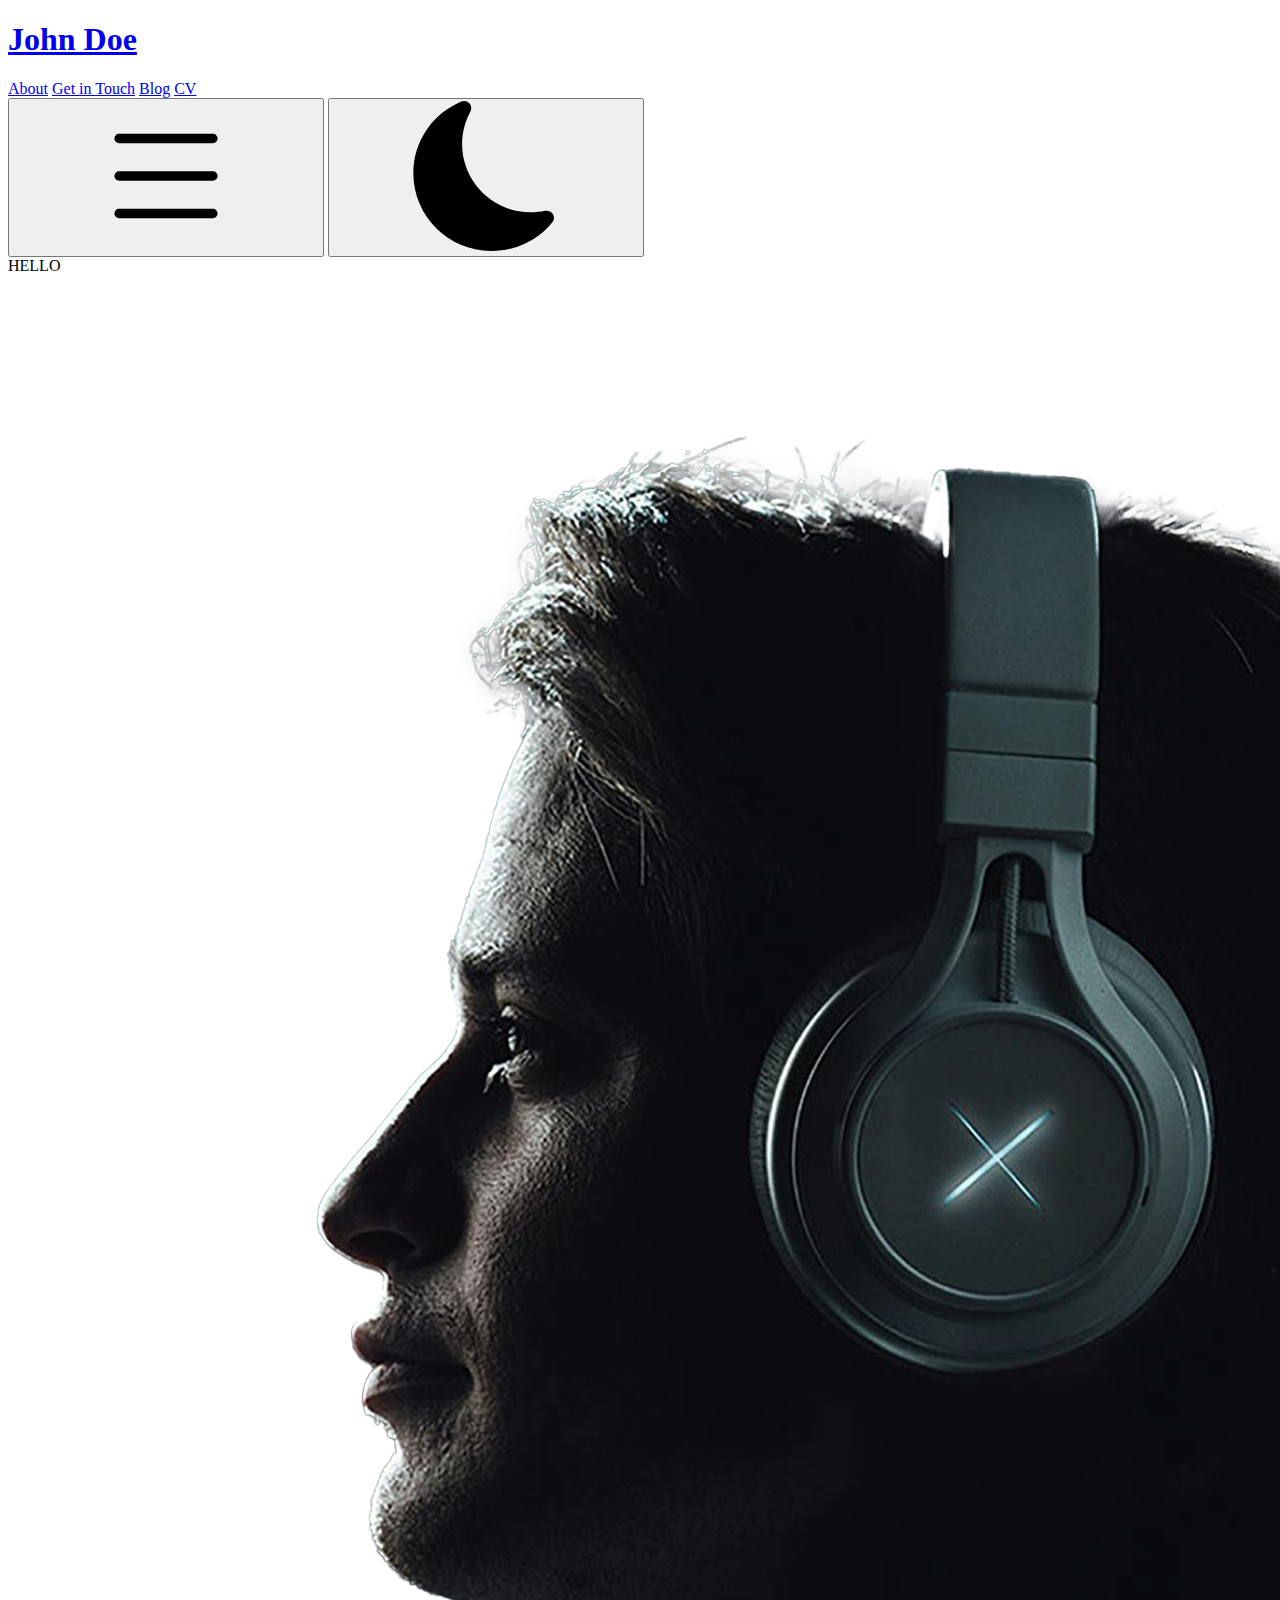
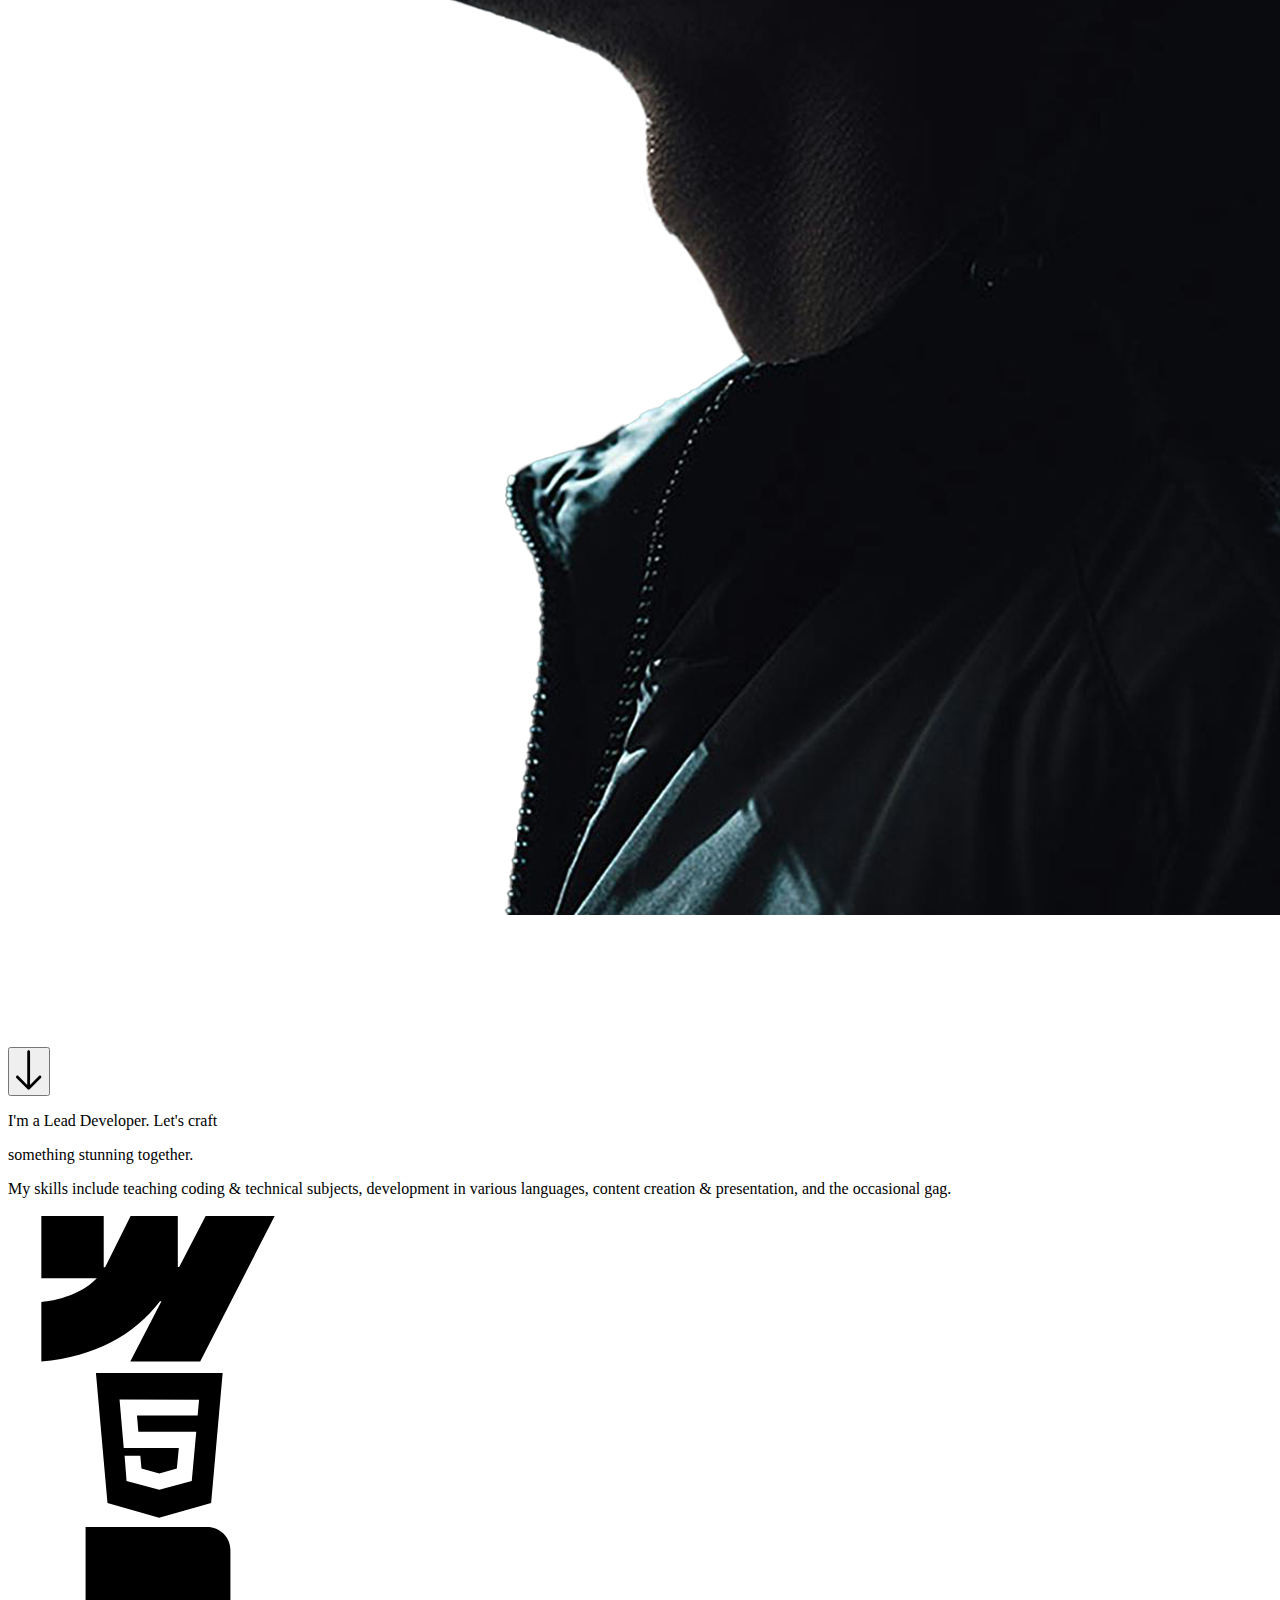
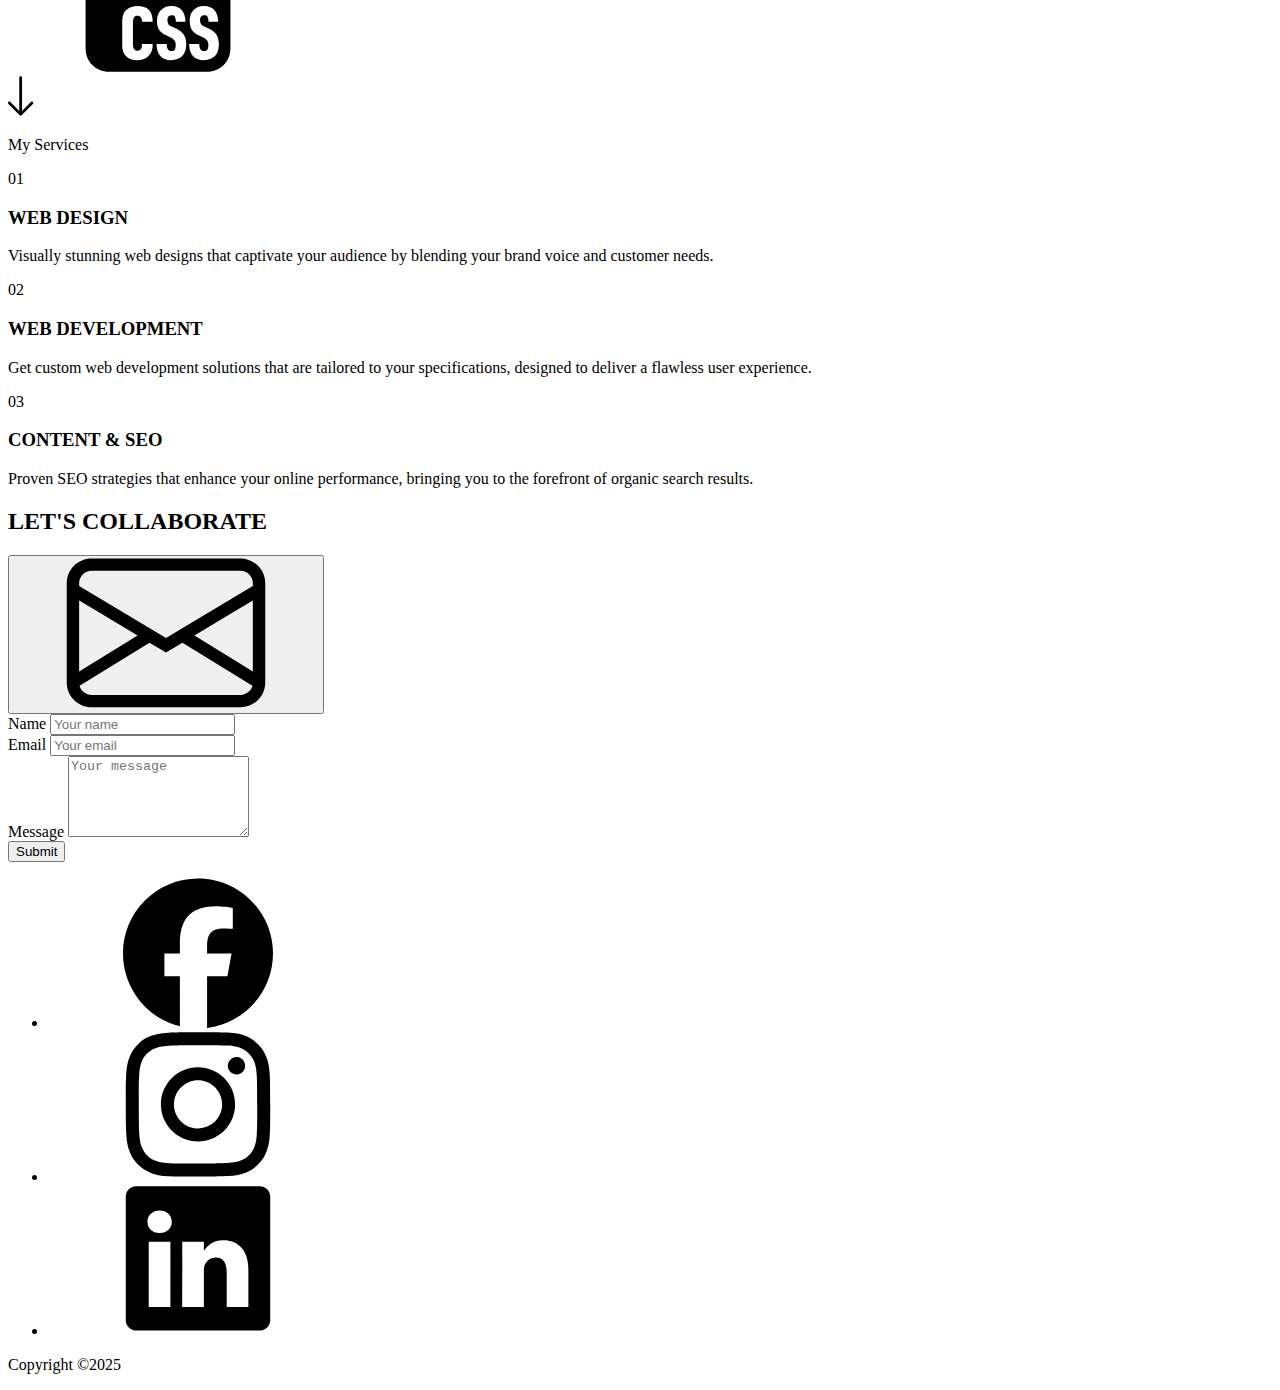
<file: John Doe/index.html>
<!DOCTYPE html>
<html lang="en">

<head>
    <meta charset="UTF-8">
    <meta name="viewport" content="width=device-width, initial-scale=1.0">
    <meta name="description" content="Portfolio website of John Doe, lead developer and designer.">
    <title>John Doe</title>
</head>

<body>
    <div class="container">
        <header>
            <a href="index.html" id="logo-link">
                <h1>
                    John Doe
                </h1>
            </a>
            <nav>
                <div id="menu-items">
                    <a href="#bio">About</a>
                    <a href="#contact">Get in Touch</a>
                    <a href="blog.html">Blog</a>
                    <a href="cv.html">CV</a>
                </div>
            </nav>
            <button id="nav-menu" aria-label="Open menu">
                <svg>
                    <use href="assets/vector/icons.svg#icon-menu" viewBox="0 0 32 32"></use>
                </svg>
            </button>
            <button id="theme-toggle" aria-label="Switch colour theme">
                <svg>
                    <use href="assets/vector/icons.svg#icon-moon" viewBox="0 0 32 32"></use>
                </svg>
            </button>
        </header>

        <main>
            <section id="hero" class="top-section">
                <div id="hello-splash">HELLO</div>
                <div class="developer-wrapper">
                    <img id="developer-side" src="assets/images/landing/developer_side.png"
                        alt="John Doe, side view, wearing headphones">
                </div>
                <div id="geek-badge">
                    <svg width="122" height="124">
                        <use href="assets/vector/icons.svg#geek-badge"></use>
                    </svg>
                </div>
                <button id="read-more" aria-label="Read more about me">
                    <svg width="26" height="40">
                        <use href="assets/vector/icons.svg#icon-arrow-down"></use>
                    </svg>
                </button>
            </section>

            <section id="tagline">
                <p id="line-1">I'm a <span id="lead-badge">Lead</span> Developer. Let's craft</p>
                <p id="line-2">something stunning together.</p>
            </section>

            <section id="bio">
                <div id="bio-container">
                    <div class="bio-image"></div>
                    <div id="bio-content">
                        <div id="bio-text">
                            <p>
                                My skills include teaching coding &amp; technical subjects,
                                development in various languages, content creation &amp;
                                presentation, and the occasional gag.
                            </p>
                        </div>
                        <div id="bio-skills">
                            <div id="skill-webflow" class="skill-badge">
                                <svg>
                                    <use href="assets/vector/icons.svg#icon-webflow"></use>
                                </svg>
                            </div>
                            <div id="skill-html" class="skill-badge">
                                <svg>
                                    <use href="assets/vector/icons.svg#icon-html"></use>
                                </svg>
                            </div>
                            <div id="skill-css" class="skill-badge">
                                <svg>
                                    <use href="assets/vector/icons.svg#icon-css"></use>
                                </svg>
                            </div>
                        </div>
                    </div>
                </div>
            </section>

            <section id="my-services">
                <div id="my-services-heading">
                    <span id="my-services-arrow">
                        <svg width="26" height="40">
                            <use href="assets/vector/icons.svg#icon-arrow-down"></use>
                        </svg>
                    </span>
                    <p>My Services</p>
                </div>
                <div id="services-container">
                    <div class="service">
                        <p class="service-number">01</p>
                        <h3>WEB DESIGN</h3>
                        <p>
                            Visually stunning web designs that captivate your audience by blending
                            your brand voice and customer needs.
                        </p>
                    </div>
                    <div class="service">
                        <p class="service-number">02</p>
                        <h3>WEB DEVELOPMENT</h3>
                        <p>
                            Get custom web development solutions that are tailored to your
                            specifications, designed to deliver a flawless user experience.
                        </p>
                    </div>
                    <div class="service">
                        <p class="service-number">03</p>
                        <h3>CONTENT &amp; SEO</h3>
                        <p>
                            Proven SEO strategies that enhance your online performance,
                            bringing you to the forefront of organic search results.
                        </p>
                    </div>
                </div>
            </section>

            <section id="contact">
                <div id="contact-container">
                    <div id="contact-header">
                        <h2>LET'S COLLABORATE</h2>
                        <button id="send-email" aria-label="Send me an email">
                            <svg>
                                <use href="assets/vector/icons.svg#icon-email"></use>
                            </svg>
                        </button>
                    </div>
                    <div id="contact-body">
                        <div class="contact-image"></div>
                        <div id="form-area">
                            <form id="contact-form" action="#" method="post">
                                <div class="form-group">
                                    <label id="name-label" for="name">Name</label>
                                    <input type="text" id="name" name="name" placeholder="Your name" required>
                                </div>
                                <div class="form-group">
                                    <label id="email-label" for="email">Email</label>
                                    <input type="email" id="email" name="email" placeholder="Your email" required>
                                </div>
                                <div class="form-group">
                                    <label id="message-label" for="message">Message</label>
                                    <textarea id="message" name="message" placeholder="Your message" rows="5"
                                        required></textarea>
                                </div>
                                <button type="submit" class="submit-button">Submit</button>
                            </form>
                        </div>
                    </div>
                </div>
            </section>
        </main>

        <footer>
            <nav id="social-buttons">
                <ul>
                    <li>
                        <a id="social-facebook" class="social-button" href="https://facebook.com" target="_blank"
                            rel="noopener noreferrer" aria-label="Visit my Facebook profile">
                            <svg>
                                <use href="assets/vector/icons.svg#icon-facebook"></use>
                            </svg>
                        </a>
                    </li>
                    <li>
                        <a id="social-instagram" class="social-button" href="https://facebook.com" target="_blank"
                            rel="noopener noreferrer" aria-label="Visit my Instagram profile">
                            <svg>
                                <use href="assets/vector/icons.svg#icon-instagram"></use>
                            </svg>
                        </a>
                    </li>
                    <li>
                        <a id="social-linkedin" class="social-button" href="https://facebook.com" target="_blank"
                            rel="noopener noreferrer" aria-label="Visit my LinkedIn profile">
                            <svg>
                                <use href="assets/vector/icons.svg#icon-linkedin"></use>
                            </svg>
                        </a>
                    </li>
                </ul>
            </nav>
            <p>Copyright &copy;2025</p>
        </footer>
    </div>
</body>

</html>
</file>
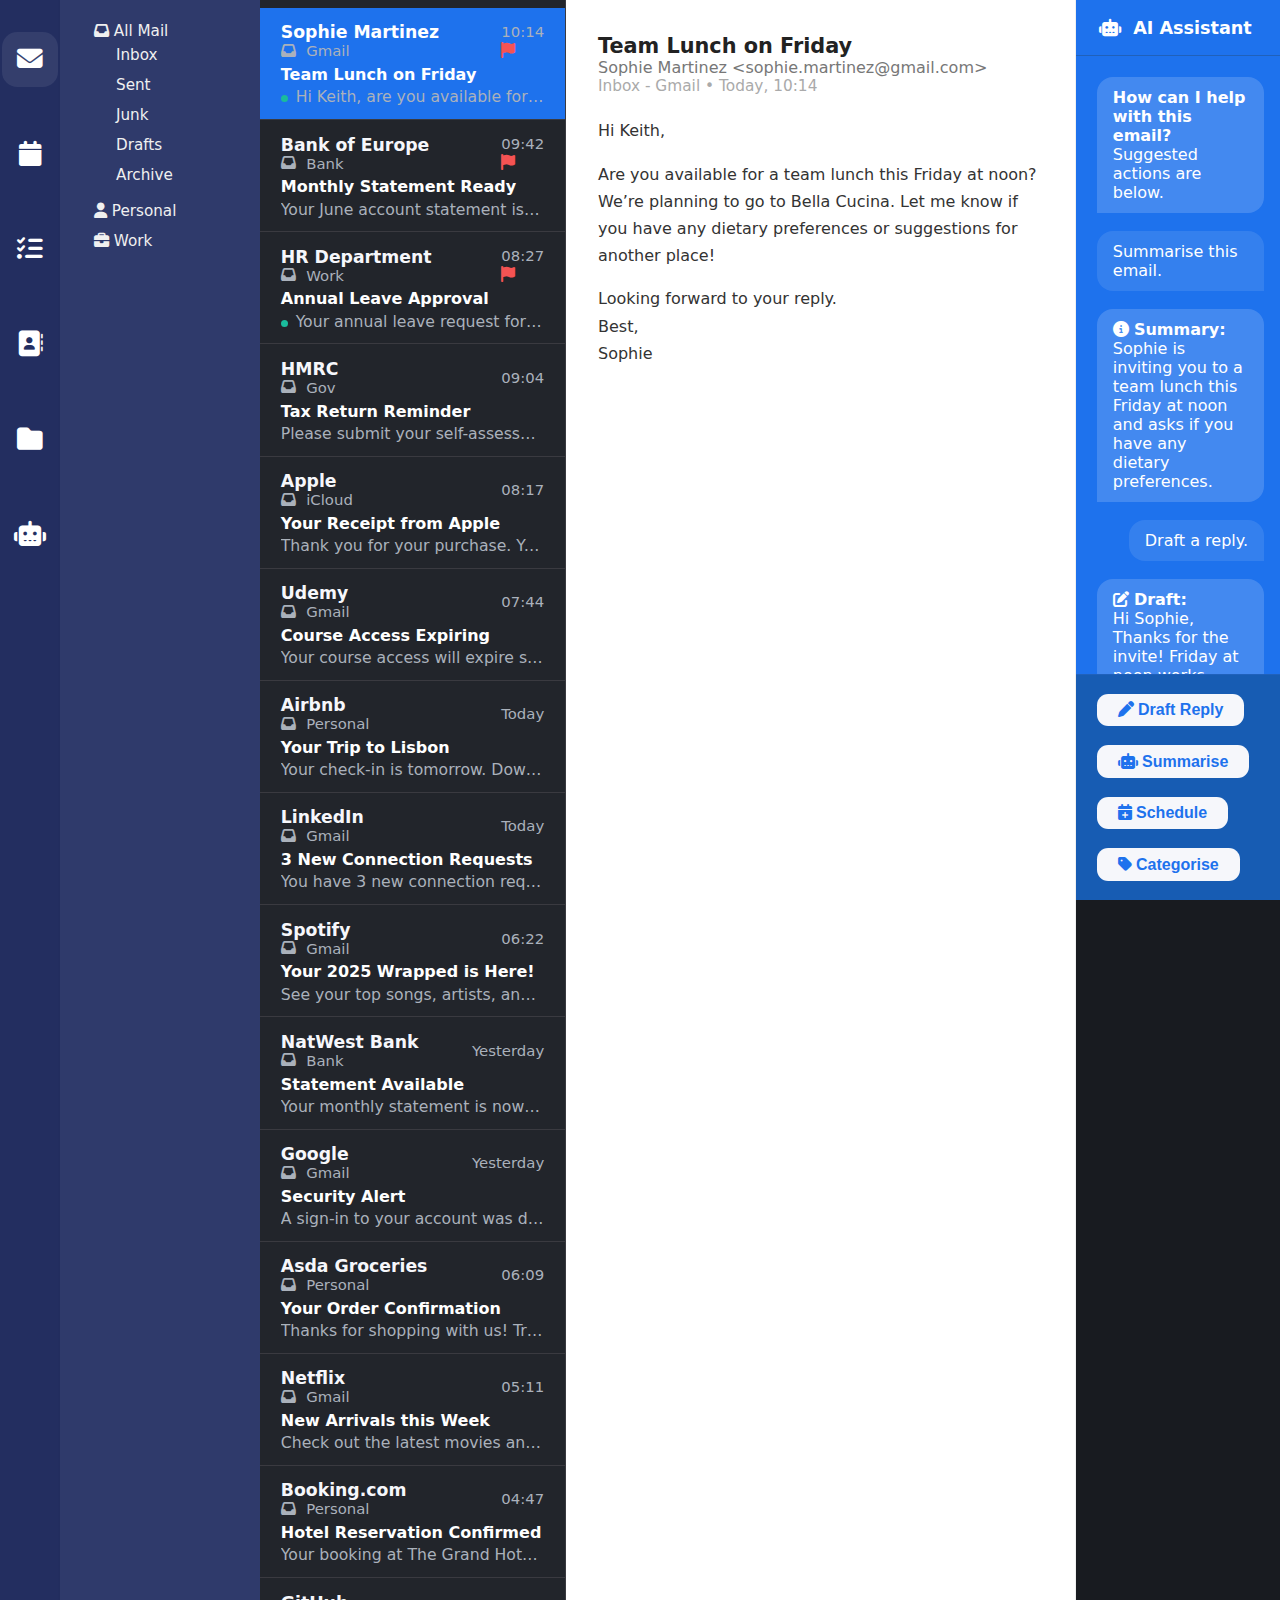
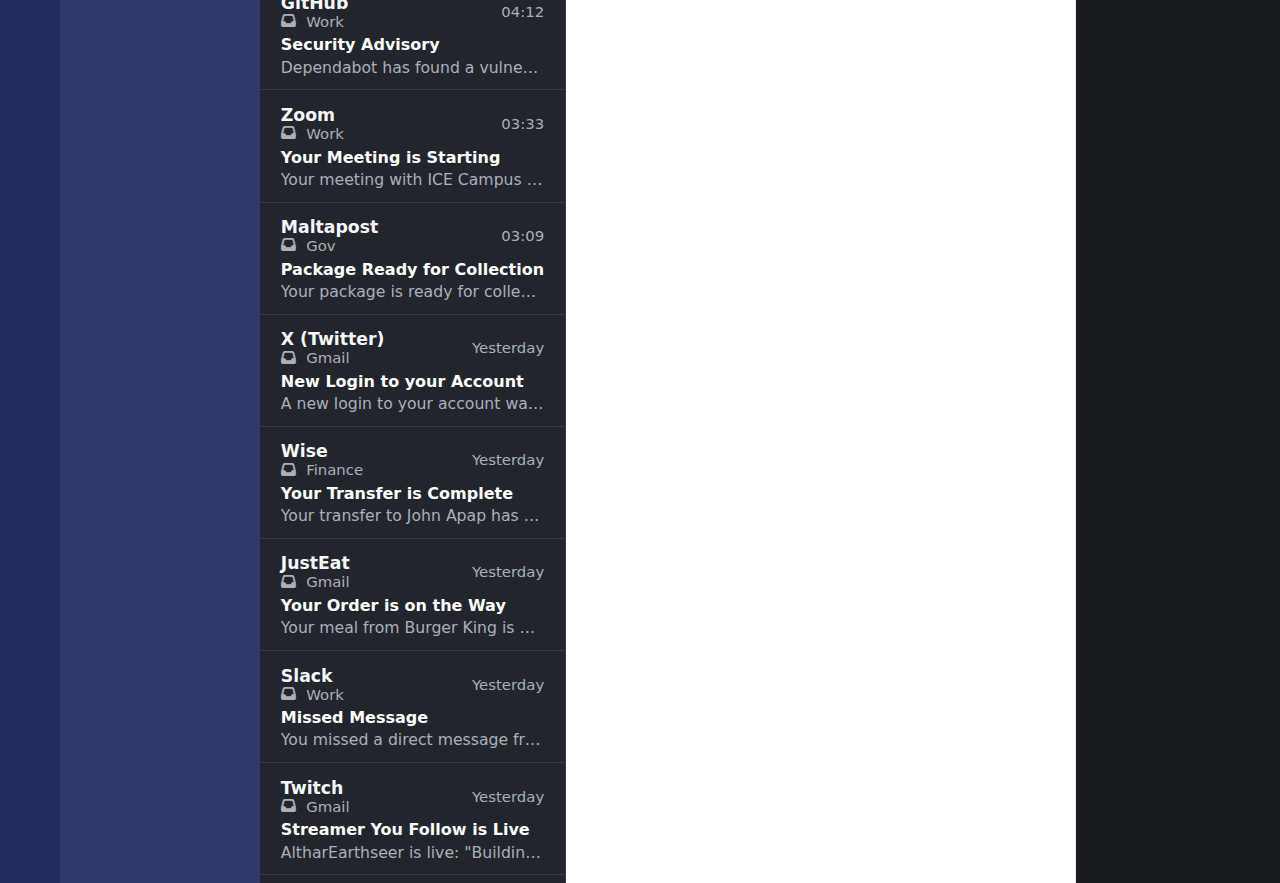
<file: Mail Client/mail.html>
<!DOCTYPE html>
<html lang="en">

<head>
    <meta charset="UTF-8">
    <meta name="viewport" content="width=device-width, initial-scale=1.0">
    <title>Sample Mail App</title>
    <link rel="stylesheet" href="https://cdnjs.cloudflare.com/ajax/libs/font-awesome/6.4.0/css/all.min.css">
    <link rel="stylesheet" href="styles.css">
</head>

<body>
    <div class="email-app">
        <!-- Sidebar with icons -->
        <aside class="sidebar">
            <span class="icon selected" title="Mail"><i class="fa-solid fa-envelope"></i></span>
            <span class="icon" title="Calendar"><i class="fa-solid fa-calendar"></i></span>
            <span class="icon" title="Tasks"><i class="fa-solid fa-list-check"></i></span>
            <span class="icon" title="Contacts"><i class="fa-solid fa-address-book"></i></span>
            <div class="icon" id="folder-toggle"><i class="fa-solid fa-folder"></i></div>
            <div class="icon" id="assistant-toggle"><i class="fa-solid fa-robot"></i></div>
        </aside>
        <!-- Mail Folders Column -->
        <nav class="mail-folders">
            <ul>
                <li class="folder expanded all-mail"><i class="fa-solid fa-inbox"></i> All Mail
                    <ul>
                        <li>Inbox</li>
                        <li>Sent</li>
                        <li>Junk</li>
                        <li>Drafts</li>
                        <li>Archive</li>
                    </ul>
                </li>
                <li class="folder collapsed personal"><i class="fa-solid fa-user"></i> Personal</li>
                <li class="folder collapsed work"><i class="fa-solid fa-briefcase"></i> Work</li>
            </ul>
        </nav>
        <!-- Email list -->
        <nav class="emaillist">
            <!-- Repeat the following .email-item 20 times (example content below) -->
            <div class="email-item selected">
                <div class="email-header">
                    <span>
                        <span class="sender">Sophie Martinez</span>
                        <span class="email-meta"><i class="fa-solid fa-inbox"></i> Gmail</span>
                    </span>
                    <span>
                        <span class="email-meta">10:14</span>
                        <i class="fa-solid fa-flag email-flag" title="Flagged"></i>
                    </span>
                </div>
                <div class="subject">Team Lunch on Friday</div>
                <div class="summary"><span class="email-unread-dot"></span>Hi Keith, are you available for a team lunch
                    this Friday at noon? Let me know if you have any dietary preferences.</div>
            </div>
            <div class="email-item">
                <div class="email-header">
                    <span>
                        <span class="sender">Bank of Europe</span>
                        <span class="email-meta"><i class="fa-solid fa-inbox"></i> Bank</span>
                    </span>
                    <span>
                        <span class="email-meta">09:42</span>
                        <i class="fa-solid fa-flag email-flag" title="Flagged"></i>
                    </span>
                </div>
                <div class="subject">Monthly Statement Ready</div>
                <div class="summary">Your June account statement is now available in online banking. Please review for
                    accuracy.</div>
            </div>
            <div class="email-item">
                <div class="email-header">
                    <span>
                        <span class="sender">HR Department</span>
                        <span class="email-meta"><i class="fa-solid fa-inbox"></i> Work</span>
                    </span>
                    <span>
                        <span class="email-meta">08:27</span>
                        <i class="fa-solid fa-flag email-flag" title="Flagged"></i>
                    </span>
                </div>
                <div class="subject">Annual Leave Approval</div>
                <div class="summary"><span class="email-unread-dot"></span>Your annual leave request for July 15–19 has
                    been approved. Enjoy your time off!</div>
            </div>
            <!-- FAKE EMAILS - AUTOGENERATED EXAMPLES BELOW -->
            <div class="email-item">
                <div class="email-header"><span><span class="sender">HMRC</span><span class="email-meta"><i
                                class="fa-solid fa-inbox"></i> Gov</span></span><span><span
                            class="email-meta">09:04</span></span></div>
                <div class="subject">Tax Return Reminder</div>
                <div class="summary">Please submit your self-assessment tax return by 31 January to avoid penalties.
                </div>
            </div>
            <div class="email-item">
                <div class="email-header"><span><span class="sender">Apple</span><span class="email-meta"><i
                                class="fa-solid fa-inbox"></i> iCloud</span></span><span><span
                            class="email-meta">08:17</span></span></div>
                <div class="subject">Your Receipt from Apple</div>
                <div class="summary">Thank you for your purchase. Your receipt for £19.99 is attached.</div>
            </div>
            <div class="email-item">
                <div class="email-header"><span><span class="sender">Udemy</span><span class="email-meta"><i
                                class="fa-solid fa-inbox"></i> Gmail</span></span><span><span
                            class="email-meta">07:44</span></span></div>
                <div class="subject">Course Access Expiring</div>
                <div class="summary">Your course access will expire soon. Please download resources you wish to keep.
                </div>
            </div>
            <div class="email-item">
                <div class="email-header"><span><span class="sender">Airbnb</span><span class="email-meta"><i
                                class="fa-solid fa-inbox"></i> Personal</span></span><span><span
                            class="email-meta">Today</span></span></div>
                <div class="subject">Your Trip to Lisbon</div>
                <div class="summary">Your check-in is tomorrow. Download your reservation details and key instructions.
                </div>
            </div>
            <div class="email-item">
                <div class="email-header"><span><span class="sender">LinkedIn</span><span class="email-meta"><i
                                class="fa-solid fa-inbox"></i> Gmail</span></span><span><span
                            class="email-meta">Today</span></span></div>
                <div class="subject">3 New Connection Requests</div>
                <div class="summary">You have 3 new connection requests. See who wants to connect with you.</div>
            </div>
            <div class="email-item">
                <div class="email-header"><span><span class="sender">Spotify</span><span class="email-meta"><i
                                class="fa-solid fa-inbox"></i> Gmail</span></span><span><span
                            class="email-meta">06:22</span></span></div>
                <div class="subject">Your 2025 Wrapped is Here!</div>
                <div class="summary">See your top songs, artists, and podcasts for 2025. Share your stats now!</div>
            </div>
            <div class="email-item">
                <div class="email-header"><span><span class="sender">NatWest Bank</span><span class="email-meta"><i
                                class="fa-solid fa-inbox"></i> Bank</span></span><span><span
                            class="email-meta">Yesterday</span></span></div>
                <div class="subject">Statement Available</div>
                <div class="summary">Your monthly statement is now available to download from online banking.</div>
            </div>
            <div class="email-item">
                <div class="email-header"><span><span class="sender">Google</span><span class="email-meta"><i
                                class="fa-solid fa-inbox"></i> Gmail</span></span><span><span
                            class="email-meta">Yesterday</span></span></div>
                <div class="subject">Security Alert</div>
                <div class="summary">A sign-in to your account was detected from a new device. Was this you?</div>
            </div>
            <div class="email-item">
                <div class="email-header"><span><span class="sender">Asda Groceries</span><span class="email-meta"><i
                                class="fa-solid fa-inbox"></i> Personal</span></span><span><span
                            class="email-meta">06:09</span></span></div>
                <div class="subject">Your Order Confirmation</div>
                <div class="summary">Thanks for shopping with us! Track your order for real-time updates.</div>
            </div>
            <div class="email-item">
                <div class="email-header"><span><span class="sender">Netflix</span><span class="email-meta"><i
                                class="fa-solid fa-inbox"></i> Gmail</span></span><span><span
                            class="email-meta">05:11</span></span></div>
                <div class="subject">New Arrivals this Week</div>
                <div class="summary">Check out the latest movies and shows now streaming.</div>
            </div>
            <div class="email-item">
                <div class="email-header"><span><span class="sender">Booking.com</span><span class="email-meta"><i
                                class="fa-solid fa-inbox"></i> Personal</span></span><span><span
                            class="email-meta">04:47</span></span></div>
                <div class="subject">Hotel Reservation Confirmed</div>
                <div class="summary">Your booking at The Grand Hotel has been confirmed for 12 Aug–15 Aug.</div>
            </div>
            <div class="email-item">
                <div class="email-header"><span><span class="sender">GitHub</span><span class="email-meta"><i
                                class="fa-solid fa-inbox"></i> Work</span></span><span><span
                            class="email-meta">04:12</span></span></div>
                <div class="subject">Security Advisory</div>
                <div class="summary">Dependabot has found a vulnerability in one of your repositories.</div>
            </div>
            <div class="email-item">
                <div class="email-header"><span><span class="sender">Zoom</span><span class="email-meta"><i
                                class="fa-solid fa-inbox"></i> Work</span></span><span><span
                            class="email-meta">03:33</span></span></div>
                <div class="subject">Your Meeting is Starting</div>
                <div class="summary">Your meeting with ICE Campus starts in 10 minutes.</div>
            </div>
            <div class="email-item">
                <div class="email-header"><span><span class="sender">Maltapost</span><span class="email-meta"><i
                                class="fa-solid fa-inbox"></i> Gov</span></span><span><span
                            class="email-meta">03:09</span></span></div>
                <div class="subject">Package Ready for Collection</div>
                <div class="summary">Your package is ready for collection at your local branch.</div>
            </div>
            <div class="email-item">
                <div class="email-header"><span><span class="sender">X (Twitter)</span><span class="email-meta"><i
                                class="fa-solid fa-inbox"></i> Gmail</span></span><span><span
                            class="email-meta">Yesterday</span></span></div>
                <div class="subject">New Login to your Account</div>
                <div class="summary">A new login to your account was detected from London, UK.</div>
            </div>
            <div class="email-item">
                <div class="email-header"><span><span class="sender">Wise</span><span class="email-meta"><i
                                class="fa-solid fa-inbox"></i> Finance</span></span><span><span
                            class="email-meta">Yesterday</span></span></div>
                <div class="subject">Your Transfer is Complete</div>
                <div class="summary">Your transfer to John Apap has completed. Download your receipt.</div>
            </div>
            <div class="email-item">
                <div class="email-header"><span><span class="sender">JustEat</span><span class="email-meta"><i
                                class="fa-solid fa-inbox"></i> Gmail</span></span><span><span
                            class="email-meta">Yesterday</span></span></div>
                <div class="subject">Your Order is on the Way</div>
                <div class="summary">Your meal from Burger King is out for delivery.</div>
            </div>
            <div class="email-item">
                <div class="email-header"><span><span class="sender">Slack</span><span class="email-meta"><i
                                class="fa-solid fa-inbox"></i> Work</span></span><span><span
                            class="email-meta">Yesterday</span></span></div>
                <div class="subject">Missed Message</div>
                <div class="summary">You missed a direct message from Gail Bartolo at 13:02.</div>
            </div>
            <div class="email-item">
                <div class="email-header"><span><span class="sender">Twitch</span><span class="email-meta"><i
                                class="fa-solid fa-inbox"></i> Gmail</span></span><span><span
                            class="email-meta">Yesterday</span></span></div>
                <div class="subject">Streamer You Follow is Live</div>
                <div class="summary">AltharEarthseer is live: "Building a Raspberry Pi Mail Client."</div>
            </div>
        </nav>
        <!-- Main message content -->
        <main class="message">
            <div class="subject">Team Lunch on Friday</div>
            <div class="sender">Sophie Martinez &lt;sophie.martinez@gmail.com&gt;</div>
            <div class="date">Inbox - Gmail • Today, 10:14</div>
            <div class="content">
                <p>Hi Keith,</p>
                <p>
                    Are you available for a team lunch this Friday at noon? We’re planning to go to Bella Cucina. Let me
                    know if you have any dietary preferences or suggestions for another place!
                </p>
                <p>
                    Looking forward to your reply.<br>
                    Best,<br>
                    Sophie
                </p>
            </div>
        </main>
        <!-- AI Assistant panel -->
        <aside class="assistant">
            <div class="assistant-header">
                <i class="fa-solid fa-robot"></i> AI Assistant
            </div>
            <div class="assistant-chat">
                <div class="assistant-msg ai">
                    <b>How can I help with this email?</b> <br>
                    Suggested actions are below.
                </div>
                <div class="assistant-msg user">
                    Summarise this email.
                </div>
                <div class="assistant-msg ai">
                    <i class="fa-solid fa-circle-info"></i> <b>Summary:</b><br>
                    <span>
                        Sophie is inviting you to a team lunch this Friday at noon and asks if you have any dietary
                        preferences.
                    </span>
                </div>
                <div class="assistant-msg user">
                    Draft a reply.
                </div>
                <div class="assistant-msg ai">
                    <i class="fa-solid fa-pen-to-square"></i> <b>Draft:</b><br>
                    <span>
                        Hi Sophie,<br>
                        Thanks for the invite! Friday at noon works great for me. I don’t have any dietary restrictions
                        and Bella Cucina sounds perfect.<br>
                        Looking forward to it!<br>
                        Keith
                    </span>
                </div>
            </div>
            <div class="assistant-actions">
                <button><i class="fa-solid fa-pen"></i> Draft Reply</button>
                <button><i class="fa-solid fa-robot"></i> Summarise</button>
                <button><i class="fa-solid fa-calendar-plus"></i> Schedule</button>
                <button><i class="fa-solid fa-tag"></i> Categorise</button>
            </div>
        </aside>
    </div>
</body>

</html>
</file>
<file: Mail Client/styles.css>
:root {
    --sidebar-bg: #232e60;
    --assistant-bg: #1e72ed;
    --main-bg: #fff;
    --list-bg: #22252b;
    --list-selected: #1e72ed;
    --list-hover: #2b2e36;
    --list-text: #f6f7fb;
    --list-subject: #fff;
    --list-summary: #aab1bb;
    --flag: #f55353;
    --divider: #3a3a40;
}

body {
    margin: 0;
    font-family: 'Inter', system-ui, sans-serif;
    background: #181b20;
    color: #222;
}

.email-app {
    display: grid;
    grid-template-columns: 60px 200px 1.5fr 2.5fr 1fr;
    min-height: 100vh;
}

/* SIDEBAR */
.sidebar {
    background: var(--sidebar-bg);
    color: #fff;
    display: flex;
    flex-direction: column;
    align-items: center;
    padding-top: 1.5em;
    gap: 1.5em;
}

.sidebar .icon {
    font-size: 1.6em;
    padding: 0.5em 0.6em;
    margin: 0.3em;
    border-radius: 0.6em;
    cursor: pointer;
    transition: background 0.2s;
}

.sidebar .icon.selected,
.sidebar .icon:hover {
    background: rgba(255, 255, 255, 0.08);
}

/* MAIL FOLDERS */
.mail-folders {
    padding: 1rem;
    background: #2f3a6b;
    border-right: 1px solid #3a3a40;
    width: 200px;
    font-size: 0.95rem;
    color: #f0f0f0;
    border-radius: 0 8px 8px 0;
    box-shadow: 2px 0 5px rgba(0, 0, 0, 0.1);
}

.mail-folders .folder::before {
    content: attr(data-icon);
    margin-right: 6px;
    font-weight: bold;
}

.mail-folders ul {
    list-style: none;
    padding-left: 0;
    margin: 0;
}

.mail-folders li {
    padding: 6px 0 6px 12px;
    cursor: pointer;
    transition: background 0.2s;
    border-radius: 4px;
}

.mail-folders li:hover {
    background: rgba(255, 255, 255, 0.1);
}

.mail-folders .folder > ul {
    padding-left: 1rem;
}

.folder.collapsed > ul {
    display: none;
}

/* EMAIL LIST */
.emaillist {
    background: var(--list-bg);
    color: var(--list-text);
    padding: 0.5em 0;
    overflow-y: auto;
    border-right: 1px solid var(--divider);
}

.email-item {
    display: flex;
    flex-direction: column;
    gap: 0.2em;
    padding: 0.9em 1.3em 0.8em 1.3em;
    border-bottom: 1px solid var(--divider);
    cursor: pointer;
    transition: background 0.15s;
    position: relative;
}

.email-item.selected {
    background: var(--list-selected);
    color: #fff;
}

.email-item:hover:not(.selected) {
    background: var(--list-hover);
}

.email-header {
    display: flex;
    align-items: center;
    justify-content: space-between;
}

.sender {
    font-weight: 600;
    font-size: 1.08em;
}

.email-meta {
    display: flex;
    align-items: center;
    gap: 0.7em;
    font-size: 0.93em;
    color: #aab1bb;
}

.subject {
    color: var(--list-subject);
    font-weight: 600;
    font-size: 1em;
    margin-top: 0.1em;
}

.summary {
    color: var(--list-summary);
    font-size: 0.98em;
    white-space: nowrap;
    overflow: hidden;
    text-overflow: ellipsis;
}

.email-flag {
    color: var(--flag);
}

.email-unread-dot {
    width: 7px;
    height: 7px;
    background: #1abc9c;
    border-radius: 50%;
    display: inline-block;
    margin-right: 0.5em;
}

/* MAIN MESSAGE */
.message {
    background: var(--main-bg);
    padding: 2em 2em;
    overflow-y: auto;
    border-right: 1px solid #f0f0f0;
}

.message .subject {
    font-size: 1.3em;
    color: #222;
    font-weight: 700;
}

.message .sender {
    color: #777;
    font-size: 1em;
    font-weight: 400;
}

.message .date {
    font-size: 0.96em;
    color: #aaa;
}

.message .content {
    margin-top: 1.4em;
    line-height: 1.7;
    color: #333;
}

/* AI ASSISTANT */
.assistant {
    background: var(--assistant-bg);
    color: #fff;
    display: flex;
    flex-direction: column;
    height: 100vh;
    padding: 0;
}

.assistant-header {
    padding: 1em 1.3em;
    font-size: 1.1em;
    font-weight: bold;
    border-bottom: 1px solid #2061bb;
    display: flex;
    align-items: center;
    gap: 0.7em;
}

.assistant-chat {
    flex: 1;
    display: flex;
    flex-direction: column;
    gap: 1.1em;
    padding: 1.3em 1em 1em 1.3em;
    overflow-y: auto;
}

.assistant-msg.user {
    align-self: flex-end;
    background: rgba(255, 255, 255, 0.1);
    padding: 0.7em 1em;
    border-radius: 1em 1em 0 1em;
    max-width: 85%;
    font-weight: 500;
    color: #fff;
}

.assistant-msg.ai {
    align-self: flex-start;
    background: rgba(255, 255, 255, 0.17);
    padding: 0.7em 1em;
    border-radius: 1em 1em 1em 0;
    max-width: 90%;
    font-weight: 400;
    color: #fff;
}

.assistant-actions {
    border-top: 1px solid #2061bb;
    background: #175cb3;
    padding: 1em 1.3em;
    display: flex;
    gap: 0.8em;
    flex-wrap: wrap;
}

.assistant-actions button {
    background: #f6f7fb;
    color: #1e72ed;
    border: none;
    border-radius: 0.7em;
    padding: 0.45em 1.3em;
    font-weight: 600;
    font-size: 1em;
    cursor: pointer;
    margin-top: 0.2em;
    margin-bottom: 0.2em;
    transition: background 0.15s, color 0.15s;
}

.assistant-actions button:hover {
    background: #e3eafe;
}

/* SCROLLBARS */
.emaillist,
.assistant-chat,
.message {
    scrollbar-width: thin;
    scrollbar-color: #232e60 #f6f7fb;
}

.emaillist::-webkit-scrollbar,
.assistant-chat::-webkit-scrollbar,
.message::-webkit-scrollbar {
    width: 8px;
}

.emaillist::-webkit-scrollbar-thumb,
.assistant-chat::-webkit-scrollbar-thumb,
.message::-webkit-scrollbar-thumb {
    background: #222e60;
    border-radius: 8px;
}

.emaillist::-webkit-scrollbar-track,
.assistant-chat::-webkit-scrollbar-track,
.message::-webkit-scrollbar-track {
    background: #232e60;
}
</file>
